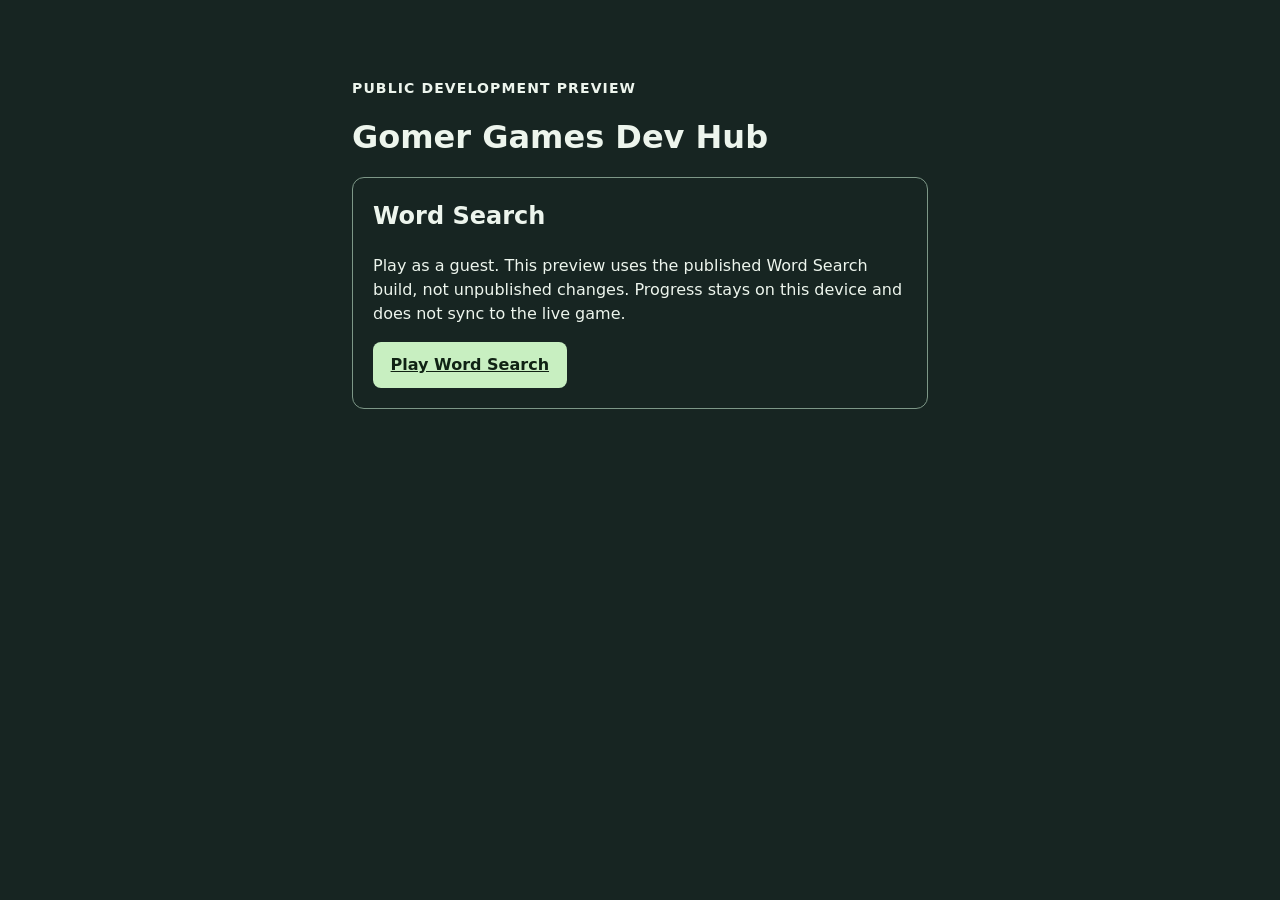
<file: index.html>
<!doctype html>
<html lang="en">
<head>
  <meta charset="utf-8">
  <meta name="viewport" content="width=device-width, initial-scale=1">
  <meta name="robots" content="noindex,nofollow">
  <link rel="icon" href="/WordSearch/icon.svg" type="image/svg+xml">
  <title>Gomer Games Dev Hub</title>
  <style>
    body { font: 1rem/1.5 system-ui, sans-serif; margin: 0; background: #172522; color: #edf5ed }
    main { max-width: 36rem; margin: 0 auto; padding: clamp(1.5rem, 6vw, 4rem) 1.25rem }
    .label { font-size: .875rem; font-weight: 700; letter-spacing: .08em; text-transform: uppercase }
    h1 { line-height: 1.1 } section { padding: 1.25rem; border: 1px solid #7d9787; border-radius: .75rem }
    section h2 { margin-top: 0 }
    a { display: inline-block; padding: .7rem 1.1rem; border-radius: .5rem; background: #c8efc1; color: #102214; font-weight: 700 }
    a:focus-visible { outline: 3px solid #fff; outline-offset: 4px }
  </style>
</head>
<body><main>
  <p class="label">Public development preview</p>
  <h1>Gomer Games Dev Hub</h1>
  <section aria-labelledby="word-search"><h2 id="word-search">Word Search</h2>
  <p>Play as a guest. This preview uses the published Word Search build, not unpublished changes. Progress stays on this device and does not sync to the live game.</p>
  <a href="/WordSearch/">Play Word Search</a></section>
</main></body>
</html>
</file>
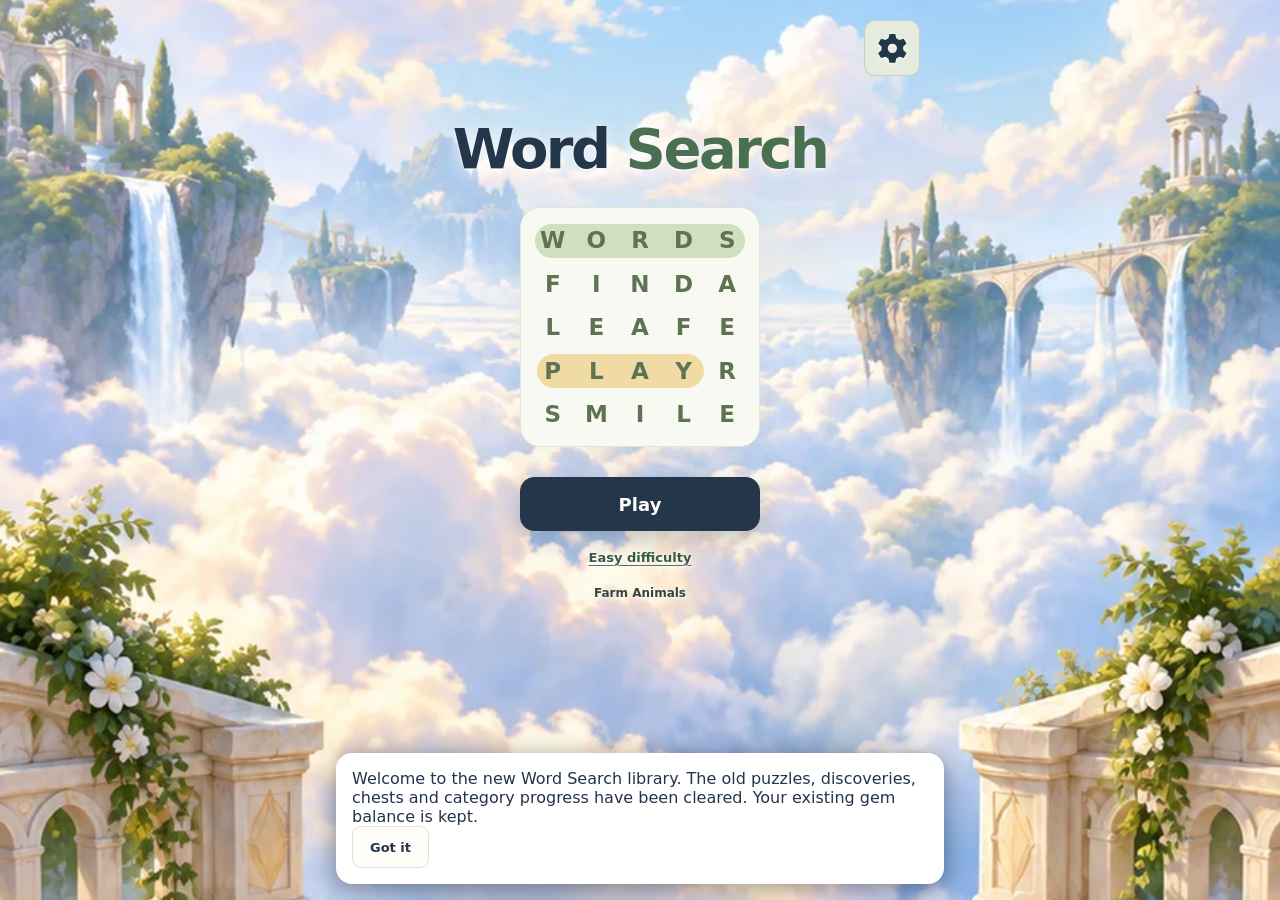
<file: WordSearch/index.html>
<!doctype html>
<html lang="en">
<head>
  <meta name="robots" content="noindex,nofollow">
  <meta http-equiv="Content-Security-Policy" content="default-src 'self'; script-src 'self'; style-src 'self' 'unsafe-inline'; img-src 'self' data: blob:; connect-src 'self'; worker-src 'none'; object-src 'none'; base-uri 'none'; form-action 'none'">
  <meta charset="utf-8">
  <meta name="viewport" content="width=device-width, initial-scale=1, minimum-scale=1, maximum-scale=1, user-scalable=no, viewport-fit=cover">
  <meta name="theme-color" content="#2b3a55">
  <meta name="description" content="Word Search by Gomer Games.">
  <title>Word Search · Gomer Games</title>
  <link rel="icon" href="icon.svg" type="image/svg+xml">
  <link rel="manifest" href="manifest.webmanifest">
  <link rel="stylesheet" href="styles.css">
  <script defer src="engine.js"></script>
  <script defer src="journey.js"></script>
  <script defer src="journey-store.js"></script>
  <script defer src="cloud-config.js"></script>
  <script defer src="cloud-sync.js"></script>
  <script defer src="category-backgrounds.js"></script>
  <script defer src="progression-config.js"></script>
  <script defer src="celebrations.js"></script>
  <script defer src="game.js"></script>
  <script type="module" src="account-session.mjs"></script>
</head>
<body class="is-home">
  <img id="round-background" class="round-background" alt="" aria-hidden="true" draggable="false" hidden>
  <div id="game-viewport" class="game-viewport">
  <main class="app">
    <header class="game-header">
      <div class="header-player">
      <a id="account-link" class="avatar-square header-icon-button" href="/" hidden style="display:none" aria-hidden="true" tabindex="-1">
        <svg viewBox="0 0 32 32" aria-hidden="true" focusable="false">
          <circle cx="16" cy="10" r="5" />
          <path d="M6 27v-2a10 10 0 0 1 20 0v2Z" />
        </svg>
      </a>
      <button id="home-button" class="button home-button header-icon-button" aria-label="Home" hidden>
        <svg viewBox="0 0 24 24" aria-hidden="true" focusable="false">
          <path d="M12 2 2 10v3l2-1.5V21h6v-6h4v6h6v-9.5l2 1.5v-3L12 2Z" />
        </svg>
      </button>
      </div>
      <div class="header-status">
        <button id="cloud-status" class="cloud-status" aria-haspopup="dialog" aria-controls="cloud-dialog" hidden></button>
        <span id="selection-text" class="selection-text" aria-hidden="true"></span>
      </div>
      <div class="header-actions">
      <button id="library-button" class="button settings-button header-icon-button" aria-label="Settings" aria-haspopup="dialog" aria-controls="settings-dialog">
        <svg viewBox="0 0 24 24" aria-hidden="true" focusable="false">
          <path fill-rule="evenodd" d="M10 2h4l.7 3 2.1 1.2 3-.9 2 3.4-2.3 2.1v2.4l2.3 2.1-2 3.4-3-.9-2.1 1.2-.7 3h-4l-.7-3-2.1-1.2-3 .9-2-3.4 2.3-2.1v-2.4L2.2 8.7l2-3.4 3 .9L9.3 5ZM12 8.8a3.2 3.2 0 1 0 0 6.4 3.2 3.2 0 0 0 0-6.4Z" />
        </svg>
      </button>
      </div>
    </header>
    <div id="load-error" class="error-banner" role="alert" hidden>
      <p id="load-error-text"></p>
      <button id="retry-button" class="button">Retry</button>
    </div>
    <p id="save-notice" class="save-notice" role="status"></p>
    <section id="home-screen" class="home-screen" aria-labelledby="home-title">
      <div class="home-identity">
        <h1 id="home-title">Word <span>Search</span></h1>
      </div>
      <div class="home-letter-grid" aria-hidden="true">
        <span>W</span><span>O</span><span>R</span><span>D</span><span>S</span>
        <span>F</span><span>I</span><span>N</span><span>D</span><span>A</span>
        <span>L</span><span>E</span><span>A</span><span>F</span><span>E</span>
        <span>P</span><span>L</span><span>A</span><span>Y</span><span>R</span>
        <span>S</span><span>M</span><span>I</span><span>L</span><span>E</span>
      </div>
      <div class="home-play-area">
        <button id="home-play" class="button primary-button home-play" disabled>Play</button>
        <button id="home-difficulty" class="home-difficulty" type="button" aria-haspopup="dialog" aria-controls="library-dialog" title="Choose difficulty and puzzle" disabled>Easy difficulty</button>
        <p id="home-round" class="home-round"></p>
      </div>
    </section>
    <div id="game-layout" class="game-layout" aria-busy="true" hidden>
      <section class="word-panel" aria-labelledby="word-list-title">
        <div class="word-panel-heading">
          <button id="bonus-button" class="bonus-button" aria-label="Bonus Chest" aria-haspopup="dialog" title="Bonus Chest">
            <img class="bonus-words-indicator" src="assets/bonus-gift-v1-320.png" width="28" height="28" alt="" draggable="false">
          </button>
          <h1 id="word-list-title"></h1>
          <span id="progress-count" class="progress-count">0 / 0</span>
        </div>
        <div id="progress" class="progress-track" role="progressbar" aria-label="Words found" aria-valuemin="0" aria-valuemax="1" aria-valuenow="0">
          <div id="progress-fill"></div>
        </div>
        <ul id="word-list" class="word-list"></ul>
      </section>
      <section class="board-panel" aria-label="Puzzle">
        <div class="board-shell">
          <div id="board" class="board" role="grid" aria-label="Word search letter grid">
            <svg id="highlights" aria-hidden="true" preserveAspectRatio="none"></svg>
            <div id="letters" class="letters"></div>
          </div>
          <section id="completion" class="completion" aria-labelledby="completion-title" hidden>
            <div class="completion-card">
              <div class="completion-emblem" aria-hidden="true">✓</div>
              <h2 id="completion-title" aria-live="polite">Complete!</h2>
              <p id="gem-reward" class="gem-reward" hidden>
                <img src="assets/gem-128.png" width="28" height="28" alt="" draggable="false">
                <span id="gem-reward-count"></span>
              </p>
              <p id="unlock-message" class="unlock-message" hidden></p>
              <div class="completion-actions">
                <button id="play-unlocked" class="button primary-button" hidden>Play new category</button>
                <button id="next-button" class="button primary-button">Play <span aria-hidden="true">→</span></button>
                <button id="keep-searching" class="button">Keep Searching</button>
                <button id="completion-home" class="button quiet-button">Home</button>
              </div>
            </div>
          </section>
        </div>
        <div class="board-controls">
          <button id="hint-button" class="button hint-button board-hint-button" aria-label="Hint" disabled>
            <svg viewBox="0 0 24 24" aria-hidden="true" focusable="false">
              <path d="M9 18v-1.5c0-1.1-.6-2-1.4-2.7a6 6 0 1 1 8.8 0c-.8.7-1.4 1.6-1.4 2.7V18Z" fill="#f2d78c" />
              <path d="M9 18h6M10 21h4M12 17v-5" />
            </svg>
          </button>
          <div id="gem-balance" class="gem-balance" role="status" aria-label="Gems: 0" title="Gems" hidden>
            <img src="assets/gem-128.png" width="32" height="32" alt="" draggable="false">
            <span class="gem-times" aria-hidden="true">×</span>
            <span id="gem-count">0</span>
          </div>
        </div>
      </section>
    </div>
  </main>
  </div>
  <dialog id="library-dialog" class="library-dialog" aria-labelledby="library-title">
    <div class="library-top">
      <div class="dialog-heading">
        <h2 id="library-title">Selection Screen</h2>
        <button class="icon-button close-dialog" aria-label="Close">×</button>
      </div>
      <div id="difficulty-tabs" class="difficulty-tabs" role="tablist" aria-label="Difficulty">
        <button id="difficulty-easy" role="tab" aria-selected="true" aria-controls="library-list" data-difficulty="Easy">Easy</button>
        <button id="difficulty-medium" role="tab" aria-selected="false" aria-controls="library-list" data-difficulty="Medium" tabindex="-1">Medium</button>
        <button id="difficulty-hard" role="tab" aria-selected="false" aria-controls="library-list" data-difficulty="Hard" tabindex="-1">Hard</button>
      </div>
      <div class="selection-summary">
        <span id="selection-unlock-progress"></span>
        <span class="selection-gems"><img src="assets/gem-128.png" width="22" height="22" alt=""><span id="selection-gem-count"></span></span>
      </div>
    </div>
    <div id="library-list" class="library-list" role="tabpanel" aria-labelledby="difficulty-easy" tabindex="0"></div>
  </dialog>
  <dialog id="category-unlock-dialog" class="category-unlock-dialog" aria-labelledby="category-unlock-title">
    <div class="dialog-heading">
      <h2 id="category-unlock-title"></h2>
      <button class="icon-button close-dialog" aria-label="Close">×</button>
    </div>
    <p id="category-unlock-cost" class="category-unlock-cost"></p>
    <p id="category-unlock-message" role="status" aria-live="polite"></p>
    <div class="category-unlock-actions">
      <button id="category-unlock-cancel" class="button" type="button">Cancel</button>
      <button id="category-unlock-confirm" class="button primary-button" type="button">Unlock</button>
    </div>
  </dialog>
  <dialog id="bonus-dialog" class="bonus-dialog" aria-labelledby="bonus-title">
    <div class="dialog-heading">
      <h2 id="bonus-title">Bonus Chest</h2>
      <button class="icon-button close-dialog" aria-label="Close">×</button>
    </div>
    <div class="bonus-chest-row">
      <div class="bonus-meter">
        <div class="bonus-meter-label"><span>This map’s bonus words</span><span id="bonus-points">0 / 3</span></div>
        <div id="bonus-progress" class="bonus-progress" role="progressbar" aria-label="Bonus words found on this map" aria-valuemin="0" aria-valuemax="3" aria-valuenow="0">
          <div id="bonus-progress-fill"></div>
        </div>
      </div>
      <button id="chest-button" class="chest-button" aria-label="Open this map’s chest" disabled>
        <img src="assets/bonus-gift-v1-320.png" width="96" height="96" alt="" draggable="false">
      </button>
    </div>
    <p id="chest-status" class="chest-status" aria-live="polite">Find all 3 bonus words on this map to open its chest.</p>
    <div class="bonus-discoveries">
      <p class="bonus-found-label">Found on this map</p>
      <h3 id="bonus-map-title"></h3>
      <ul id="bonus-found-list" class="bonus-found-list"></ul>
      <p id="bonus-empty" class="bonus-empty">No bonus words found yet.</p>
    </div>
  </dialog>
  <dialog id="cloud-dialog" class="cloud-dialog" aria-labelledby="cloud-title" aria-describedby="cloud-description">
    <div class="dialog-heading">
      <h2 id="cloud-title">Cloud save is not synced</h2>
      <button class="icon-button close-dialog" aria-label="Close">×</button>
    </div>
    <p id="cloud-description"></p>
    <p id="cloud-warning" class="cloud-warning" hidden>Check both saves before choosing. Replaced progress cannot be recovered.</p>
    <p id="cloud-message" role="status" aria-live="polite"></p>
    <div class="cloud-choices">
      <button id="cloud-local" class="button cloud-save-card" hidden>
        <span class="cloud-save-label">Keep device save · replace cloud save</span>
        <span id="cloud-local-progress" class="cloud-save-progress" hidden></span>
        <span id="cloud-local-summary" class="cloud-save-summary"></span>
      </button>
      <button id="cloud-remote" class="button cloud-save-card" hidden>
        <span class="cloud-save-label">Keep cloud save · replace device save</span>
        <span id="cloud-remote-progress" class="cloud-save-progress" hidden></span>
        <span id="cloud-remote-summary" class="cloud-save-summary"></span>
      </button>
      <button id="cloud-retry" class="button primary-button">Try syncing again</button>
      <button id="cloud-stay-guest" class="button quiet-button">Sign out and play on this device</button>
    </div>
  </dialog>
  <dialog id="local-conflict-dialog" class="cloud-dialog" aria-labelledby="local-conflict-title" aria-describedby="local-conflict-description local-conflict-warning">
    <div class="dialog-heading">
      <h2 id="local-conflict-title">Two different local saves</h2>
    </div>
    <p id="local-conflict-description">Another tab saved different progress while this tab could not save. Play and cloud syncing are paused to protect both copies.</p>
    <p id="local-conflict-warning" class="cloud-warning">Download the recovery copies first. Reloading uses the verified device save and discards this tab’s conflicting copy. Nothing is merged. Keep this tab open if you are not ready.</p>
    <p id="local-conflict-message" role="status" aria-live="polite"></p>
    <div class="cloud-choices">
      <button id="local-conflict-download" class="button primary-button" type="button">Download recovery copies</button>
      <button id="local-conflict-reload" class="button" type="button">Discard unsaved changes and reload</button>
    </div>
  </dialog>
  <dialog id="settings-dialog" class="settings-dialog" aria-labelledby="settings-title">
    <div class="dialog-heading">
      <h2 id="settings-title">Settings</h2>
      <button class="icon-button close-dialog" aria-label="Close">×</button>
    </div>
    <button id="settings-cloud-save" class="button cloud-settings-button" type="button" aria-haspopup="dialog" aria-controls="cloud-dialog" hidden>Cloud save</button>
    <button id="delete-local-data" class="button delete-local-button" type="button" aria-haspopup="dialog" aria-controls="delete-local-dialog">Delete all local data</button>
  </dialog>
  <dialog id="delete-local-dialog" class="delete-local-dialog" aria-labelledby="delete-local-title" aria-describedby="delete-local-description delete-local-cloud">
    <div class="dialog-heading">
      <h2 id="delete-local-title">Delete all local data?</h2>
    </div>
    <p id="delete-local-description">This permanently removes your Word Search progress, gems, bonus words, and settings from this device. You’ll also be signed out of Gomer Games.</p>
    <p id="delete-local-cloud">This cannot be undone.</p>
    <p id="delete-local-message" role="status" aria-live="polite"></p>
    <div class="delete-local-actions">
      <button id="delete-local-cancel" class="button" type="button" autofocus>Cancel</button>
      <button id="delete-local-confirm" class="button danger-button" type="button">Delete local data</button>
    </div>
  </dialog>
  <aside id="replacement-notice" class="replacement-notice" role="status" hidden>
    <p>Welcome to the new Word Search library. The old puzzles, discoveries, chests and category progress have been cleared. Your existing gem balance is kept.</p>
    <button id="replacement-notice-dismiss" class="button" type="button">Got it</button>
  </aside>
  <div id="bonus-feedback" class="bonus-feedback" aria-hidden="true"></div>
  <div id="toast" class="toast" role="status" aria-live="polite"></div>
  <noscript>JavaScript is required.</noscript>
</body>
</html>
</file>
<file: WordSearch/styles.css>
:root {
  --ink: #23364a;
  --paper: rgba(255, 253, 247, .94);
  --line: rgba(40, 64, 54, .15);
  --green: #4b7051;
  font-family: system-ui, -apple-system, BlinkMacSystemFont, "Segoe UI", sans-serif;
  color: var(--ink);
  background: #446658;
  font-synthesis: none;
}

.cloud-status { display: block; margin: 0; min-width: 0; max-width: 100%; padding: 5px 8px; border: 1px solid #a8bba7; border-radius: 8px; background: #fffdf7; color: #294333; font: 600 12px/1.4 system-ui, sans-serif; overflow-wrap: anywhere; opacity: 1; visibility: visible; transition: opacity .35s ease, visibility 0s; }
.cloud-status.is-faded { opacity: 0; visibility: hidden; pointer-events: none; transition: opacity .35s ease, visibility 0s linear .35s; }
.cloud-dialog { width: min(440px, calc(100vw - 24px)); max-height: calc(100dvh - 32px); overflow: auto; padding: 22px; border: 0; border-radius: 18px; background: #fffdf7; color: var(--ink); }
.cloud-dialog::backdrop { background: #152e2466; backdrop-filter: blur(4px); }
.cloud-dialog > p { margin: 12px 0; font-size: 14px; line-height: 1.5; }
.cloud-choices { display: grid; gap: 8px; margin-top: 16px; }
.cloud-choices .button { white-space: normal; }
.cloud-choices .cloud-save-card { display: grid; justify-content: stretch; gap: 8px; width: 100%; padding: 12px; border: 2px solid #aab6ae; border-radius: 12px; background: var(--save-card-fill, #f5f6f2); color: #344c40; text-align: left; }
.cloud-save-card.has-less-progress { --save-card-fill: #fff1e6; border-color: #a5653d; color: #794624; }
.cloud-save-card.has-further-progress { --save-card-fill: #edf7e8; border-color: #448137; color: #2b6025; }
.cloud-choices .cloud-save-card:hover:not(:disabled) { background: var(--save-card-fill, #f5f6f2); box-shadow: inset 0 0 0 1px currentColor; }
.cloud-save-label { font-size: 13px; line-height: 1.45; }
.cloud-save-progress { justify-self: start; padding: 2px 8px; border: 1px solid currentColor; border-radius: 20px; font-size: 11px; font-weight: 750; line-height: 1.4; }
.cloud-save-summary { font-size: 12px; font-weight: 400; line-height: 1.5; }
.cloud-save-card[hidden], .cloud-save-progress[hidden] { display: none; }
.cloud-choices #cloud-stay-guest { margin-top: 4px; border-color: #b86256; background: #fff5f2; color: #913f35; }
.cloud-dialog .dialog-heading { align-items: flex-start; }
.cloud-dialog .close-dialog { flex-shrink: 0; }
.cloud-warning { padding: 10px; border: 1px solid #ad6544; border-radius: 8px; color: #723417; background: #fff1e5; font-size: 13px; }
.cloud-warning[hidden] { display: none; }

* { box-sizing: border-box; }
html, body {
  margin: 0;
  height: 100%;
  overflow: hidden;
  touch-action: manipulation;
  -webkit-text-size-adjust: 100%;
}
body { isolation: isolate; -webkit-font-smoothing: antialiased; }
body::before {
  content: "";
  position: fixed;
  inset: 0;
  background: rgba(17, 34, 35, .1);
  pointer-events: none;
  z-index: -1;
}
body.is-home::before { background: transparent; }
.round-background {
  position: fixed;
  inset: 0;
  width: 100%;
  height: 100%;
  object-fit: cover;
  object-position: center;
  pointer-events: none;
  user-select: none;
  z-index: -2;
}
[hidden] { display: none !important; }
button { font: inherit; color: inherit; cursor: pointer; -webkit-tap-highlight-color: transparent; }
button:disabled { opacity: .45; cursor: default; }
button:focus-visible { outline: 3px solid #b7802e; outline-offset: 3px; }
h1, h2, p { margin: 0; }

.game-viewport {
  position: fixed;
  inset: 0;
  height: 100dvh;
  padding: max(20px, env(safe-area-inset-top)) max(16px, env(safe-area-inset-right)) max(20px, env(safe-area-inset-bottom)) max(16px, env(safe-area-inset-left));
  overflow: hidden;
}
.app {
  position: absolute;
  top: 20px;
  left: 50%;
  width: min(560px, calc(100% - 32px));
  margin: 0;
  transform: translateX(-50%) scale(var(--fit-scale, 1));
  transform-origin: top center;
}
.game-header {
  /* About 20% below the former 63px controls on a phone; cap both extremes. */
  --header-button-size: clamp(44px, min(13vw, 7svh), 56px);
  position: relative;
  display: flex;
  justify-content: space-between;
  align-items: center;
  gap: calc(var(--header-button-size) * .16);
  margin-bottom: 12px;
}
.avatar-square { position: relative; display: grid; place-items: center; border: 1px solid var(--line); background: #e5ecdf; color: var(--green); text-decoration: none; }
.avatar-square svg { fill: currentColor; }
.avatar-square:hover { background: #edf1e8; }
.avatar-square:focus-visible { outline: 3px solid #b7802e; outline-offset: 3px; }
.avatar-square.is-signed-in { border-color: #4b7051; box-shadow: inset 0 0 0 2px #4b705133; }
.avatar-square.is-signed-in::after { content: ""; position: absolute; right: calc(var(--header-button-size) * -.07); bottom: calc(var(--header-button-size) * -.07); width: calc(var(--header-button-size) * .286); height: calc(var(--header-button-size) * .286); border: calc(var(--header-button-size) * .048) solid #e5ecdf; border-radius: 50%; background: #4b7051; }
.header-player { display: flex; flex: none; align-items: center; gap: calc(var(--header-button-size) * .11); }
.header-status { position: relative; display: flex; flex: 1; min-width: 0; align-self: stretch; align-items: center; justify-content: center; }
.header-status:has(.selection-text:not(:empty):not([hidden])) .cloud-status { visibility: hidden; }
.gem-balance { display: inline-flex; align-items: center; justify-content: center; gap: 5px; min-width: 88px; height: 42px; padding: 4px 9px 4px 5px; border: 1px solid rgba(182, 199, 179, .5); border-radius: 9px; background: #fffdf7; box-shadow: 0 3px 12px #102a2226; color: #21392f; font-size: 18px; font-weight: 800; font-variant-numeric: tabular-nums; white-space: nowrap; }
.gem-balance[hidden] { display: none; }
.gem-balance img { display: block; width: 32px; height: 32px; object-fit: contain; flex: none; filter: drop-shadow(0 1px 1px #234a3f80); }
.header-actions { display: flex; flex: none; align-items: center; gap: calc(var(--header-button-size) * .1); }
h1 { font-size: 25px; letter-spacing: -.8px; line-height: 1.2; font-weight: 650; }
.button {
  display: inline-flex;
  align-items: center;
  justify-content: center;
  gap: 9px;
  min-height: 42px;
  border: 1px solid var(--line);
  border-radius: 9px;
  padding: 10px 17px;
  font-size: 13px;
  font-weight: 600;
  background: var(--paper);
  transition: background .15s;
}
.button:hover:not(:disabled) { background: #edf1e8; }
.game-header .header-icon-button { width: var(--header-button-size); height: var(--header-button-size); min-height: var(--header-button-size); flex: none; padding: 0; border-radius: calc(var(--header-button-size) * .2); }
.game-header .header-icon-button svg { width: calc(var(--header-button-size) * .62); height: calc(var(--header-button-size) * .62); }
.settings-button svg, .home-button svg, .hint-button svg { width: 22px; height: 22px; flex: none; fill: none; stroke: currentColor; stroke-width: 1.8; stroke-linecap: round; stroke-linejoin: round; }
.game-header .button.settings-button { border: 1px solid var(--line); background: #e5ecdf; color: var(--ink); }
.game-header .button.settings-button:hover:not(:disabled) { background: #edf1e8; color: var(--green); }
.settings-button svg { fill: currentColor; stroke: none; filter: drop-shadow(0 1px 2px #ffffffe6); }
.game-header .button.home-button { border: 1px solid var(--line); background: #e5ecdf; color: var(--ink); }
.game-header .button.home-button:hover:not(:disabled) { background: #edf1e8; color: var(--ink); }
.home-button svg { fill: currentColor; stroke: none; filter: drop-shadow(0 1px 2px #ffffffe6); }
.primary-button { background: var(--ink); color: #fffdf7; border-color: var(--ink); }
.primary-button:hover:not(:disabled) { background: #354e66; }
.home-screen { --home-tile-size: 240px; display: flex; flex-direction: column; align-items: center; gap: 30px; padding: 32px 24px; border: 0; background: transparent; text-align: center; }
.home-identity h1 { font-size: clamp(38px, 10vw, 56px); font-weight: 750; letter-spacing: -2.5px; line-height: 1.02; text-shadow: 0 1px 2px #fff, 0 3px 18px #ffffffe6; }
.home-identity h1 span { color: var(--green); }
.home-letter-grid { position: relative; isolation: isolate; display: grid; grid-template-columns: repeat(5, 1fr); width: min(var(--home-tile-size), 100%); aspect-ratio: 1; padding: 10px; border: 1px solid #dfe5d8; border-radius: 20px; background: #f8f9f2; box-shadow: 0 9px 24px #28412b0b; }
.home-letter-grid::before, .home-letter-grid::after { content: ""; position: absolute; pointer-events: none; z-index: -1; border-radius: 24px; }
.home-letter-grid::before { left: 14px; right: 14px; top: 16px; height: calc((100% - 20px) / 5 - 10px); background: #d0dfbd; }
.home-letter-grid::after { left: 16px; top: calc(60% + 3px); height: calc((100% - 20px) / 5 - 10px); width: calc(80% - 23px); background: #f0dba5; }
.home-letter-grid span { display: grid; place-items: center; min-width: 0; font-size: 23px; font-weight: 650; color: #5e7352; }
.home-play-area { width: min(320px, 100%); }
.home-play { width: min(var(--home-tile-size), 100%); min-height: 54px; border-radius: 14px; box-shadow: 0 8px 24px #162a3c3d; font-size: 18px; letter-spacing: .1px; }
.home-difficulty { display: block; min-height: 44px; margin: 4px auto 0; padding: 8px 12px; border: 0; border-radius: 6px; background: transparent; color: #355c43; font-size: 13px; font-weight: 750; text-decoration: underline; text-shadow: 0 1px 2px #fff, 0 2px 8px #fffffff2; text-underline-offset: 3px; }
.home-difficulty:hover:not(:disabled) { color: var(--ink); }
.home-round { margin-top: 5px; color: #31463f; font-size: 12px; font-weight: 600; line-height: 1.6; text-shadow: 0 1px 2px #fff, 0 2px 8px #fffffff2; }
.game-layout { display: flex; flex-direction: column; gap: 12px; }
.word-panel {
  padding: 8px 14px;
  background: var(--paper);
  border: 1px solid rgba(255, 255, 255, .4);
  border-radius: 14px;
  box-shadow: 0 4px 24px #122d2310;
}
.word-panel-heading { --title-font-size: clamp(14px, 4.5vw, 20px); position: relative; display: flex; align-items: center; justify-content: center; width: 100%; min-height: 24px; margin: 0 0 3px; padding: 0 48px; }
.bonus-button { position: absolute; left: -5px; top: 50%; display: grid; place-items: center; padding: 5px; border: 0; border-radius: 9px; background: transparent; transform: translateY(-50%); font-size: var(--title-font-size); font-weight: 700; }
/* Double the title's capital height, compensating for the image's transparent padding. */
.bonus-words-indicator { display: block; width: 2.23cap; height: 2.23cap; object-fit: contain; }
.bonus-button:hover { background: #efe9d74d; }
.bonus-button.is-ready .bonus-words-indicator, .chest-button.is-ready img { filter: drop-shadow(0 0 7px #ffce54) drop-shadow(0 0 2px #ecbb47); animation: gift-glow 1.6s ease-in-out infinite alternate; }
.bonus-button.is-celebrating .bonus-words-indicator { animation: gift-bounce .8s ease-out; }
.hint-button svg { width: 28px; height: 28px; }
.word-panel h1 { min-width: 0; text-align: center; text-transform: uppercase; white-space: nowrap; font-size: var(--title-font-size); font-weight: 700; letter-spacing: -.2px; }
.progress-count { position: absolute; right: 0; top: 50%; font-size: 12px; font-weight: 650; color: var(--green); font-variant-numeric: tabular-nums; transform: translateY(-50%); }
.selection-text { position: absolute; left: 50%; top: 50%; width: max-content; max-width: 100%; padding: 4px 9px; border: 1px solid var(--line); border-radius: 8px; background: var(--paper); box-shadow: 0 2px 12px #122d2314; transform: translate(-50%, -50%); text-align: center; font: 600 14px/20px ui-monospace, monospace; letter-spacing: 1.2px; color: var(--green); white-space: nowrap; overflow: hidden; text-overflow: ellipsis; pointer-events: none; }
.selection-text:empty { display: none; }
.selection-text.is-confirming { animation: selection-confirm var(--word-duration) var(--word-delay) both; }
.progress-track { height: 3px; background: #dce2d6; border-radius: 3px; overflow: hidden; margin-bottom: 3px; }
.progress-track > div { height: 100%; width: 0; background: #6c8b57; border-radius: 3px; transition: width .25s; }
.word-list { display: flex; flex-wrap: wrap; align-items: center; justify-content: center; gap: 0 14px; list-style: none; padding: 0; margin: 0; }
.word-list li { flex: 0 0 auto; min-width: 0; min-height: 1.2em; display: flex; align-items: center; justify-content: center; text-align: center; font-size: 16px; font-weight: 700; line-height: 1.1; letter-spacing: .4px; }
.word-label { min-width: 0; white-space: nowrap; }
.word-list li.is-found { color: #6a7860; }
.is-found .word-label { text-decoration: line-through; text-decoration-thickness: 1px; }
.word-list li.is-finding { animation: word-label-confirm var(--word-duration) var(--word-delay) both; }
.is-finding .word-label { position: relative; text-decoration: none; }
.is-finding .word-label::after { content: ''; position: absolute; left: 0; right: 0; top: 50%; height: 1px; background: currentColor; transform-origin: left; animation: word-strike var(--word-duration) var(--word-delay) both; }
.word-panel.is-compact { padding: 6px 10px; }
.word-panel.is-compact .word-panel-heading { margin-bottom: 2px; }
.word-panel.is-compact .progress-track { margin-bottom: 2px; }
.word-panel.is-compact .word-list { gap: 0 8px; }
.word-panel.is-compact .word-list li { letter-spacing: .2px; }

.board-panel, .board-shell { width: 100%; }
.board-panel { display: flex; flex-direction: column; align-items: flex-start; align-self: center; }
.board-shell { position: relative; }
.board-controls { display: flex; align-items: center; gap: 8px; margin-top: 8px; }
.board-hint-button { width: 42px; height: 42px; min-height: 42px; padding: 5px; border-radius: 9px; background: var(--paper); color: #8b6b24; }
.board-hint-button:hover:not(:disabled) { background: #f5ead2; }
.board {
  position: relative;
  width: 100%;
  padding: 12px;
  border: 1px solid rgba(255, 255, 255, .5);
  border-radius: 16px;
  background: var(--paper);
  box-shadow: 0 10px 40px #102a2220;
  touch-action: none;
  user-select: none;
  -webkit-user-select: none;
  isolation: isolate;
}
.letters { position: relative; width: 100%; aspect-ratio: var(--cols, 8) / var(--rows, 8); display: flex; flex-direction: column; }
.grid-row { display: grid; grid-template-columns: repeat(var(--cols, 8), minmax(0, 1fr)); flex: 1; min-height: 0; }
.cell {
  display: grid;
  place-items: center;
  position: relative;
  min-width: 0;
  min-height: 0;
  padding: 0;
  border: 0;
  border-radius: 50%;
  background: transparent;
  color: var(--ink);
  font-family: system-ui, -apple-system, BlinkMacSystemFont, "Segoe UI", sans-serif;
  font-size: clamp(16px, 2.5vw, 25px);
  font-weight: 700;
  touch-action: none;
}
.board[data-cols="12"] .cell { font-size: clamp(16px, 2.2vw, 24px); }
.board.large-board .cell { font-size: clamp(14px, 2vw, 22px); }
.cell:focus-visible { outline: 2px solid #6e8660; outline-offset: -4px; }
.cell.found { font-weight: 750; }
/* A hint is a pulsing ring, so it never looks like a tapped first letter. */
.cell.hinted { box-shadow: inset 0 0 0 3px #b7802e; animation: hint-pulse 1s ease-in-out infinite alternate; }
.word-list li.is-hinted .word-label { padding: 0 5px; border-radius: 5px; background: #f6e3b0; box-shadow: 0 0 0 2px #b7802e; }
.board .miss-line { animation: miss-fade .6s ease-out forwards; }
.board .word-fill { animation: word-fill var(--word-duration) var(--word-delay) both; }
.board .word-ring { animation: word-ring var(--word-duration) var(--word-delay) both; }
.board .word-glow { filter: blur(7px); animation: word-glow var(--word-duration) var(--word-delay) both; }
.board .bonus-settle { animation: bonus-settle var(--word-duration) var(--word-delay) both; }
.board svg { position: absolute; inset: 12px; width: calc(100% - 24px); height: calc(100% - 24px); overflow: visible; pointer-events: none; z-index: -1; }
.completion { position: absolute; inset: 0; z-index: 2; display: grid; place-items: center; padding: 20px; border-radius: 16px; background: rgba(255, 253, 247, .35); backdrop-filter: blur(2px); text-align: center; }
.completion:not([hidden]) { animation: completion-reveal .24s ease-out both; }
.completion-card { position: absolute; left: 50%; top: 50%; width: min(calc(100% - 40px), 300px); padding: 28px 22px; border: 1px solid var(--line); border-radius: 16px; background: #fffdf7; box-shadow: 0 12px 44px #23364a2b; transform: translate(-50%, -50%) scale(var(--completion-scale, 1)); }
.completion h2 { margin-bottom: 18px; font-size: clamp(24px, 5vw, 30px); font-weight: 700; letter-spacing: -.8px; }
.completion .button { width: 100%; min-height: 46px; font-size: 14px; }
.completion-emblem { display: grid; place-items: center; width: 40px; height: 40px; margin: 0 auto 12px; border-radius: 50%; background: #e0e9d6; color: var(--green); font-size: 24px; font-weight: 700; }
.gem-reward { display: flex; align-items: center; justify-content: center; gap: 6px; margin: -8px 0 16px; color: #3d6954; font-size: 16px; font-weight: 750; }
.gem-reward[hidden] { display: none; }
.gem-reward img { display: block; width: 28px; height: 28px; object-fit: contain; flex: none; }
.completion-actions { display: grid; gap: 8px; }
.quiet-button { background: transparent; border-color: transparent; color: #697760; }
.unlock-message { margin: -4px 0 18px; padding: 12px 10px; border: 1px solid #dfcd91; border-radius: 9px; background: #faf0d1; color: #796020; font-size: 13px; font-weight: 650; line-height: 1.5; }

dialog { width: min(610px, calc(100vw - 28px)); max-height: calc(100dvh - 32px); border: 1px solid #e1e4da; background: #fffdf7; color: var(--ink); border-radius: 16px; padding: 24px; box-shadow: 0 24px 100px #14243144; }
dialog::backdrop { background: #14243166; backdrop-filter: blur(4px); }
dialog h2 { font-size: 21px; font-weight: 650; letter-spacing: -.5px; }
.dialog-heading { display: flex; justify-content: space-between; align-items: center; gap: 16px; margin-bottom: 20px; }
.icon-button { display: grid; place-items: center; width: 38px; height: 38px; font-size: 23px; border: 1px solid var(--line); border-radius: 50%; background: transparent; }
.icon-button:hover { background: #edf1e8; }
.library-dialog { --dialog-pad-y: 24px; --dialog-pad-x: 24px; overscroll-behavior: contain; }
/* The title and difficulty tabs stay in view while the rounds scroll beneath them. */
.library-top { position: sticky; top: calc(-1 * var(--dialog-pad-y)); z-index: 1; margin: calc(-1 * var(--dialog-pad-y)) calc(-1 * var(--dialog-pad-x)) 16px; padding: var(--dialog-pad-y) var(--dialog-pad-x) 12px; border-bottom: 1px solid #ecefe6; background: #fffdf7; border-radius: 16px 16px 0 0; }
.selection-summary { display: flex; align-items: center; justify-content: space-between; gap: 12px; margin-top: 12px; font-size: 12px; color: #626f58; }
.selection-gems { display: flex; align-items: center; gap: 5px; font-weight: 750; }
.selection-gems img { object-fit: contain; }
.difficulty-tabs { display: grid; grid-template-columns: repeat(3, minmax(0, 1fr)); gap: 5px; padding: 5px; border: 1px solid #dfe5d7; border-radius: 12px; background: #edf0e5; }
.difficulty-tabs button { min-width: 0; min-height: 42px; padding: 8px 10px; border: 1px solid transparent; border-radius: 8px; background: transparent; color: #626f58; font-size: 13px; font-weight: 700; }
.difficulty-tabs button[aria-selected="true"] { border-color: var(--green); background: var(--green); color: #fffdf7; box-shadow: 0 2px 6px #243a271a; }
.difficulty-tabs button:hover:not([aria-selected="true"]) { background: #e0e7d6; }
.settings-dialog { width: min(420px, calc(100vw - 28px)); }
.cloud-settings-button { width: 100%; min-height: 44px; margin-bottom: 10px; font-size: 14px; }
.delete-local-button { width: 100%; min-height: 44px; font-size: 14px; color: #943c30; border-color: #d9bcb3; background: #fff8f3; }
.delete-local-button:hover:not(:disabled) { color: #783024; background: #f8e9e0; }
.delete-local-dialog { width: min(440px, calc(100vw - 28px)); }
.delete-local-dialog .dialog-heading { margin-bottom: 14px; }
.delete-local-dialog p { margin: 12px 0; font-size: 14px; line-height: 1.55; }
#delete-local-message:empty { display: none; }
#delete-local-message { color: #943c30; }
.delete-local-actions { display: flex; flex-wrap: wrap; gap: 10px; margin-top: 22px; }
.delete-local-actions .button { flex: 1 1 130px; min-height: 44px; white-space: normal; }
.danger-button { background: #943c30; border-color: #943c30; color: #fff; }
.danger-button:hover:not(:disabled) { background: #783024; }
.library-list { display: grid; gap: 22px; min-width: 0; outline-offset: 4px; }
.selection-empty { padding: 14px 0; color: #6f7664; font-size: 13px; line-height: 1.6; }
.category-section { min-width: 0; scroll-margin-top: 180px; }
.category-heading { display: flex; align-items: center; justify-content: space-between; flex-wrap: wrap; gap: 7px 14px; margin-bottom: 10px; }
.category-heading h3 { margin: 0; font-size: 15px; font-weight: 750; letter-spacing: -.25px; }
.category-rounds { --round-width: clamp(104px, 28vw, 122px); display: flex; gap: 16px; overflow-x: auto; padding: 4px 3px 12px; scroll-snap-type: x proximity; scroll-padding-inline: 3px; overscroll-behavior-x: contain; scrollbar-width: thin; scrollbar-color: #b6c3a8 transparent; cursor: grab; }
.category-rounds::after { content: ''; flex: 0 0 max(0px, calc(100% - var(--round-width) - 16px)); }
.category-rounds.is-dragging { scroll-snap-type: none; cursor: grabbing; user-select: none; }
.category-rounds.is-settling { scroll-snap-type: none; }
.library-card { position: relative; display: flex; flex: 0 0 var(--round-width); flex-direction: column; align-items: center; gap: 5px; min-width: 0; padding: 8px 3px; text-align: center; border: 1px solid transparent; border-radius: 12px; background: transparent; scroll-snap-align: start; scroll-margin-top: 180px; color: #405838; }
.library-card::after { content: ''; position: absolute; top: 56px; left: calc(50% + 27px); width: calc(var(--round-width) - 38px); height: 3px; background: #ccd8c1; pointer-events: none; }
.library-card:last-child::after { display: none; }
.library-card:hover:not(:disabled) { background: #edf2e4; border-color: #b8c9a9; }
.library-card.current { border-color: #86a373; background: #edf2e4; }
.library-card.locked { opacity: .56; color: #646c5d; }
.round-marker { position: relative; display: grid; place-items: center; width: 52px; height: 52px; border: 2px solid #abc298; border-radius: 50%; background: #e5eedb; }
.library-card.locked .round-marker { border-color: #c4c5b6; background: #ecebe1; }
.lock-image { display: block; width: 38px; height: 38px; object-fit: contain; }
.card-round { font-size: 12px; line-height: 16px; font-weight: 750; color: inherit; }
.round-badges { position: absolute; right: -7px; bottom: -3px; display: flex; gap: 1px; }
.card-completed { display: grid; place-items: center; width: 19px; height: 19px; border: 1px solid #fffdf7; border-radius: 50%; background: #567943; color: #fffdf7; font-size: 13px; font-weight: 750; line-height: 1; }
.card-star { color: #bd8918; font-size: 22px; line-height: 1; text-shadow: 0 1px #fffdf7; }
.card-meta { font-size: 11px; color: inherit; line-height: 1.45; font-variant-numeric: tabular-nums; }
.category-purchase { display: flex; align-items: center; justify-content: space-between; gap: 16px; width: 100%; min-height: 64px; padding: 10px 14px; border: 1px solid #e0e0d5; border-radius: 12px; background: #eeeee5; color: #737768; text-align: left; }
.category-purchase:hover:not(:disabled) { background: #e5e7da; border-color: #c4cbb9; }
.category-purchase .lock-image { opacity: .64; }
.category-purchase .category-name { font-size: 15px; font-weight: 700; }
.locked-categories-heading { margin: 0 0 -10px; font-size: 12px; font-weight: 650; color: #78816e; }
.category-unlock-dialog { width: min(380px, calc(100vw - 28px)); }
.category-unlock-cost { display: flex; align-items: center; gap: 7px; font-weight: 750; }
.category-unlock-cost img { width: 30px; height: 30px; object-fit: contain; }
#category-unlock-message { margin: 12px 0; min-height: 20px; color: #737768; font-size: 14px; }
.category-unlock-actions { display: flex; gap: 10px; margin-top: 16px; }
.category-unlock-actions .button { flex: 1; min-height: 44px; }
.bonus-dialog { width: min(420px, calc(100vw - 28px)); }
.bonus-dialog .dialog-heading { margin-bottom: 12px; }
.bonus-chest-row { display: flex; align-items: center; gap: 10px; }
.bonus-meter { flex: 1; min-width: 0; }
.bonus-meter-label { display: flex; justify-content: space-between; flex-wrap: wrap; gap: 4px 8px; margin-bottom: 10px; color: #6f7664; font-size: 11px; }
#bonus-points { color: var(--green); font-weight: 750; font-variant-numeric: tabular-nums; }
.bonus-progress { height: 12px; overflow: hidden; border-radius: 12px; background: #e3e8d9; box-shadow: inset 0 1px 2px #4052370d; }
#bonus-progress-fill { width: 0; height: 100%; border-radius: inherit; background: linear-gradient(90deg, #7b9a57, #bacd80); transition: width .35s ease; }
.chest-button { position: relative; display: grid; place-items: center; flex: 0 0 88px; width: 88px; height: 96px; padding: 0; border: 0; border-radius: 14px; background: transparent; }
.chest-button img { display: block; width: 100%; height: 100%; object-fit: contain; }
.chest-button:disabled { opacity: .72; }
.chest-button:not(:disabled):hover { background: #f7edd3; }
.chest-button.is-opening img { animation: chest-open .9s ease-in-out; }
.chest-status { min-height: 34px; margin: 5px 0 18px; color: #707664; font-size: 12px; line-height: 1.5; }
.bonus-discoveries { padding-top: 20px; border-top: 1px solid var(--line); }
.bonus-found-label { color: #6e7564; font-size: 10px; font-weight: 700; text-transform: uppercase; letter-spacing: 1.4px; }
#bonus-map-title { margin: 6px 0 16px; color: var(--green); font-size: 16px; font-weight: 700; letter-spacing: -.2px; }
.bonus-found-list { display: flex; flex-wrap: wrap; gap: 8px; list-style: none; margin: 0; padding: 0; }
.bonus-found-list li { padding: 8px 12px; border: 1px solid #e4d7ac; border-radius: 8px; background: #f7efd7; color: #8a6c28; font-size: 13px; font-weight: 700; letter-spacing: .7px; }
.bonus-empty { padding: 12px 0; color: #6f7666; font-size: 13px; line-height: 1.6; }
.bonus-feedback { position: fixed; z-index: 20; left: 50%; bottom: max(24px, env(safe-area-inset-bottom)); max-width: calc(100vw - 32px); padding: 13px 21px; border: 1px solid #e0c775; border-radius: 40px; background: #fffae8; box-shadow: 0 5px 28px #332b2229; color: #846523; font-size: 14px; font-weight: 700; text-align: center; opacity: 0; transform: translate(-50%, 10px); transition: opacity .2s, transform .2s; pointer-events: none; }
.bonus-feedback.is-visible { opacity: 1; transform: translate(-50%, 0); }
.bonus-feedback.beside-gems { left: var(--beside-left); top: var(--beside-top); bottom: auto; max-width: var(--beside-width); padding: 9px 16px; white-space: nowrap; transform: translate(0, -40%); }
.bonus-feedback.over-board { left: var(--board-center); top: var(--board-top); bottom: auto; width: max-content; max-width: var(--board-width); transform: translate(-50%, -6px); }
.bonus-feedback.over-board.is-visible { transform: translate(-50%, 0); }
.bonus-feedback.beside-gems.is-visible { transform: translate(0, -50%); }
.celebration-layer { position: fixed; inset: 0; z-index: 1000; overflow: hidden; pointer-events: none; user-select: none; }
.confetti-particle { position: absolute; display: block; width: 7px; height: 12px; border-radius: 2px; opacity: 0; will-change: transform, opacity; }
.error-banner { background: #fff2e9; color: #82452e; border: 1px solid #ddb99f; border-radius: 10px; padding: 14px; margin-bottom: 12px; }
.error-banner p { font-size: 12px; line-height: 1.6; margin-bottom: 10px; }
.save-notice { margin: 0 0 12px; padding: 10px 14px; border: 1px solid #e0c775; border-radius: 10px; background: #fff6dc; color: #6a4f12; font-size: 12px; font-weight: 650; line-height: 1.5; text-align: center; }
.save-notice:empty { margin: 0; padding: 0; border: 0; }
dialog .save-notice:not(:empty) { margin: -8px 0 16px; }
.toast { position: fixed; top: 0; left: 0; width: 1px; height: 1px; overflow: hidden; clip-path: inset(50%); white-space: nowrap; opacity: 0; pointer-events: none; }
@keyframes hint-pulse { to { box-shadow: inset 0 0 0 3px #b7802e, 0 0 0 5px #f2cb7699; } }
@keyframes miss-fade { 0%, 45% { opacity: .7; } 100% { opacity: 0; } }
/* Preserve the selected yellow, bloom at the confetti burst, then settle into
   the saved word's own color. Negative delays survive highlight redraws. */
@keyframes word-fill {
  0%, 18% { stroke: #eeca7e; stroke-width: 70; opacity: 1; }
  34% { stroke: #f8dfa1; stroke-width: 73; opacity: 1; }
  86%, 100% { stroke: var(--rest-stroke); stroke-width: var(--rest-width); opacity: var(--rest-opacity); }
}
@keyframes word-ring {
  0%, 12% { stroke: #9c6b16; stroke-width: 80; opacity: 1; }
  34% { stroke: #dbac4e; stroke-width: 84; opacity: .65; }
  86%, 100% { stroke: var(--rest-stroke); stroke-width: var(--rest-width); opacity: var(--rest-opacity); }
}
@keyframes word-glow {
  0% { stroke: #eeca7e; stroke-width: 80; opacity: 0; }
  18% { stroke: #eeca7e; stroke-width: 98; opacity: .72; }
  45% { stroke: var(--found-color); stroke-width: 100; opacity: .48; }
  100% { stroke: var(--found-color); stroke-width: 82; opacity: 0; }
}
@keyframes bonus-settle { 0%, 34% { opacity: 1; } 86%, 100% { opacity: .72; } }
@keyframes word-label-confirm {
  0% { color: var(--ink); transform: scale(1); }
  18%, 34% { color: #9c6b16; transform: scale(1.07); }
  86%, 100% { color: #6a7860; transform: scale(1); }
}
@keyframes word-strike { 0%, 34% { transform: scaleX(0); } 70%, 100% { transform: scaleX(1); } }
@keyframes selection-confirm {
  0% { opacity: 1; box-shadow: 0 2px 12px #122d2314; }
  18%, 34% { opacity: 1; box-shadow: 0 0 16px #eeca7e99; border-color: #d8b561; }
  65% { opacity: 1; box-shadow: 0 0 12px var(--found-color); }
  100% { opacity: 0; box-shadow: 0 0 0 transparent; }
}
@keyframes completion-reveal { from { opacity: 0; } to { opacity: 1; } }
@keyframes gift-glow { to { filter: drop-shadow(0 0 12px #ffc741) drop-shadow(0 0 3px #ffde7b); } }
@keyframes gift-bounce { 0%, 100% { transform: scale(1) rotate(0); } 20% { transform: scale(1.22) rotate(-10deg); } 42% { transform: scale(1.16) rotate(9deg); } 65% { transform: scale(1.1) rotate(-4deg); } }
@keyframes chest-open { 0% { transform: scale(1) rotate(0); } 20% { transform: scale(.9) rotate(-7deg); } 38% { transform: scale(.95) rotate(7deg); } 60% { transform: translateY(-10px) scale(1.25); filter: drop-shadow(0 0 14px #ffcc49); } 100% { transform: scale(1); } }
@media (prefers-reduced-motion: reduce) { *, *::before, *::after { animation: none !important; transition: none !important; } }

@media (max-width: 600px) {
  .game-viewport { padding: max(12px, env(safe-area-inset-top)) max(12px, env(safe-area-inset-right)) max(12px, env(safe-area-inset-bottom)) max(12px, env(safe-area-inset-left)); }
  .game-header { margin-bottom: 10px; }
  .game-layout { gap: 10px; }
  .home-screen { --home-tile-size: 210px; gap: 26px; padding: 30px 20px; border-radius: 20px; }
  .home-letter-grid span { font-size: 21px; }
  .word-panel { padding: 6px 12px; }
  .word-panel-heading { margin-bottom: 2px; }
  .word-list { column-gap: 10px; }
  .word-list li { font-size: 14px; letter-spacing: .25px; }
  .board-controls { margin-top: 6px; }
  .board, .letters, .board svg { --board-inset: 9px; }
  .board { padding: var(--board-inset); border-radius: 14px; }
  .board svg { inset: var(--board-inset); }
  .board svg { width: calc(100% - 18px); height: calc(100% - 18px); }
  .cell { font-size: clamp(16px, 4.7vw, 25px); }
  .board[data-cols="12"] .cell { font-size: clamp(15px, 4vw, 23px); }
  .board.large-board .cell { font-size: clamp(14px, 3.8vw, 22px); }
  dialog { padding: 20px 16px; }
  .library-dialog { --dialog-pad-y: 20px; --dialog-pad-x: 16px; }
}
@media (max-height: 680px) {
  .home-screen { --home-tile-size: 175px; gap: 20px; padding-block: 22px; }
  .home-letter-grid span { font-size: 18px; }
  .home-identity h1 { font-size: 40px; }
}

.replacement-notice { position: fixed; left: 1rem; right: 1rem; bottom: 1rem; z-index: 100; max-width: 38rem; margin: auto; padding: 1rem; border-radius: 1rem; background: #fff; color: #24344b; box-shadow: 0 4px 24px #0006; }
.replacement-notice[hidden] { display: none; }
</file>
